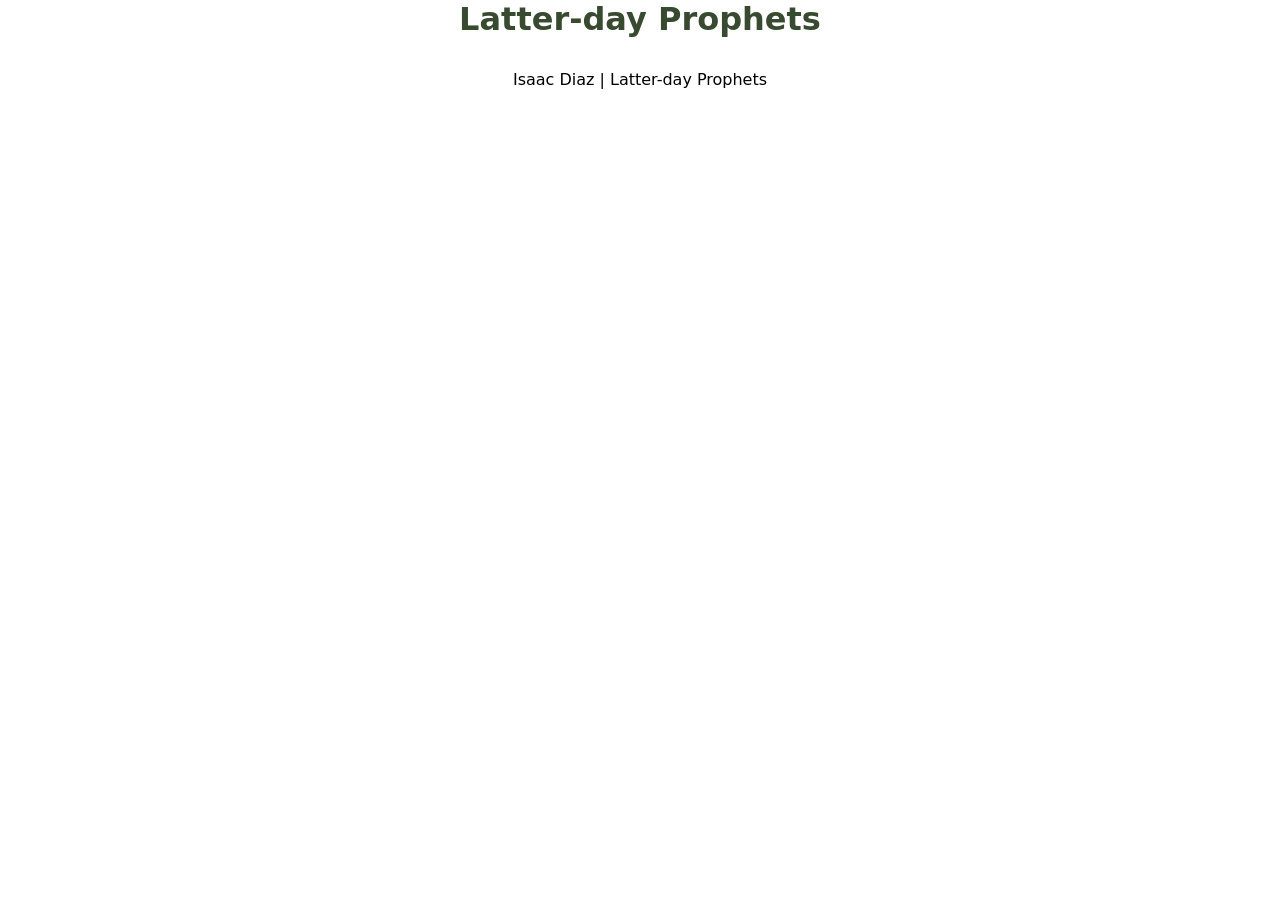
<file: prophets.html>
<!DOCTYPE html>
<html lang="en-US">
<head>
    <meta charset="UTF-8">
    <meta name="viewport" content="width=device-width, initial-scale=1.0">
    <meta name="description" content="A visualize of a API test">
    <meta name="Title" content="Isaac Diaz">
    <title>Latter-day Prophets</title>
    <link rel="stylesheet" href="styles/prophets.css">
    <script src="scripts/prophets.js" defer></script>
</head>
<body>
    <header>
    <h1>Latter-day Prophets</h1>
    </header>
    <main>
    <div id="cards"></div>
    </main>
    <footer>
    Isaac Diaz | Latter-day Prophets
    </footer>
</body>
</html>
</file>
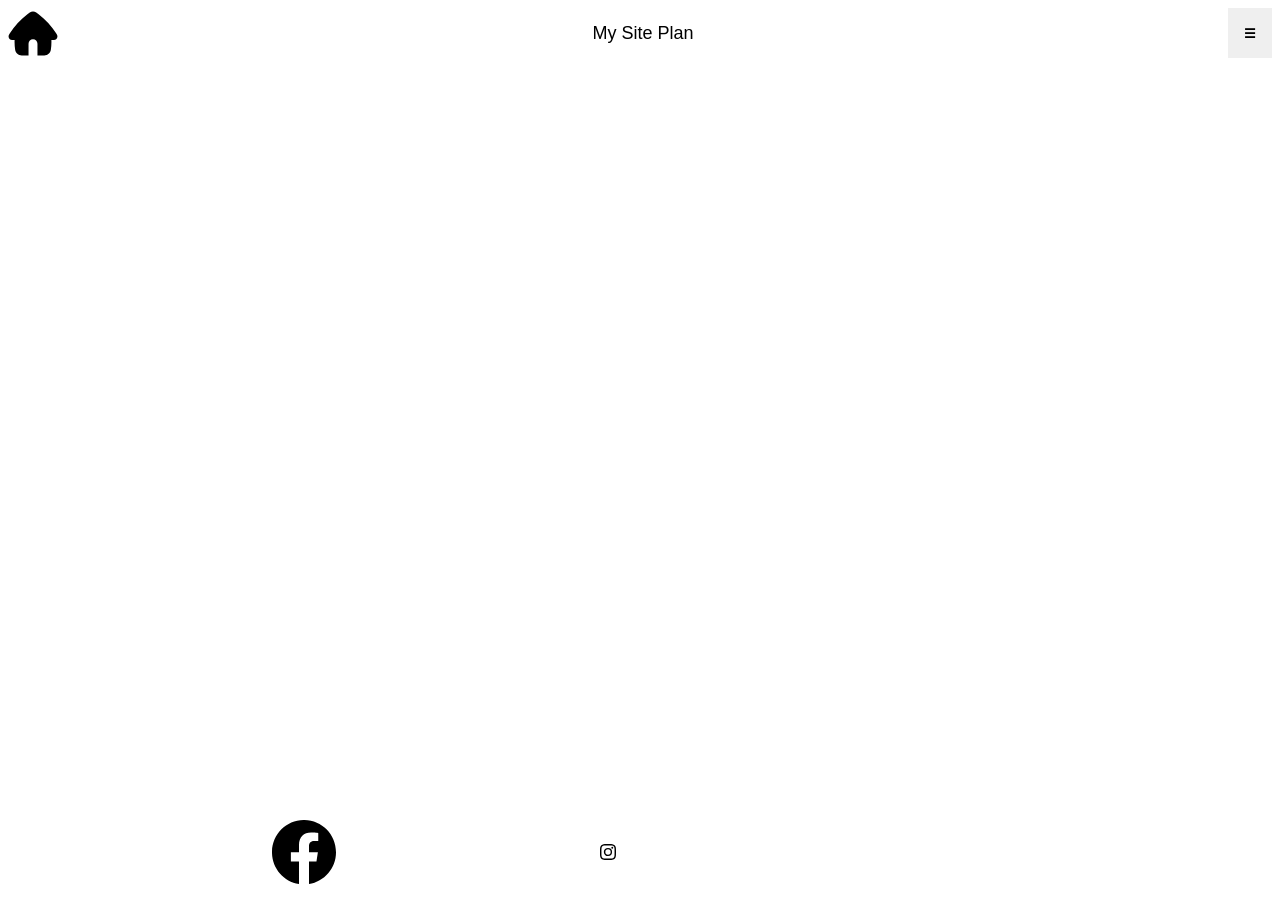
<file: site-navigation.html>
<!DOCTYPE html>
<html lang="en">
<head>
    <meta charset="UTF-8">
    <meta name="viewport" content="width=device-width, initial-scale=1.0">
    <title>Document</title>
    <link rel="stylesheet" href="styles/site-nav.css">
    <script src="scripts/site-nav.js" defer></script>
</head>
<body>
    <header>
        <img src="images/Home-2--Streamline-Flex.svg" alt="Site logo" height="50">
        <span>My Site Plan</span>
        <button id="nav-button" class="hamburger" aria-label="navigation"></button>
    </header>
     <nav id="nav-bar" class="navigation">
        <ul>
            <li class="current"><a href="#">News & Events</a></li>
            <li><a href="#">Dedicated Temples</a></li>
            <li><a href="#">Announced Temples</a></li>
        </ul>
    </nav>
    </nav>
    <main></main>
    <footer>
        <img src="images/facebook.svg" alt="Facebook site">
        <img src="images/instagram.svg" alt="Instagram site">
        <img src="images/twitter-x.svg" alt="x site">
    </footer>
</body>
</html>
</file>
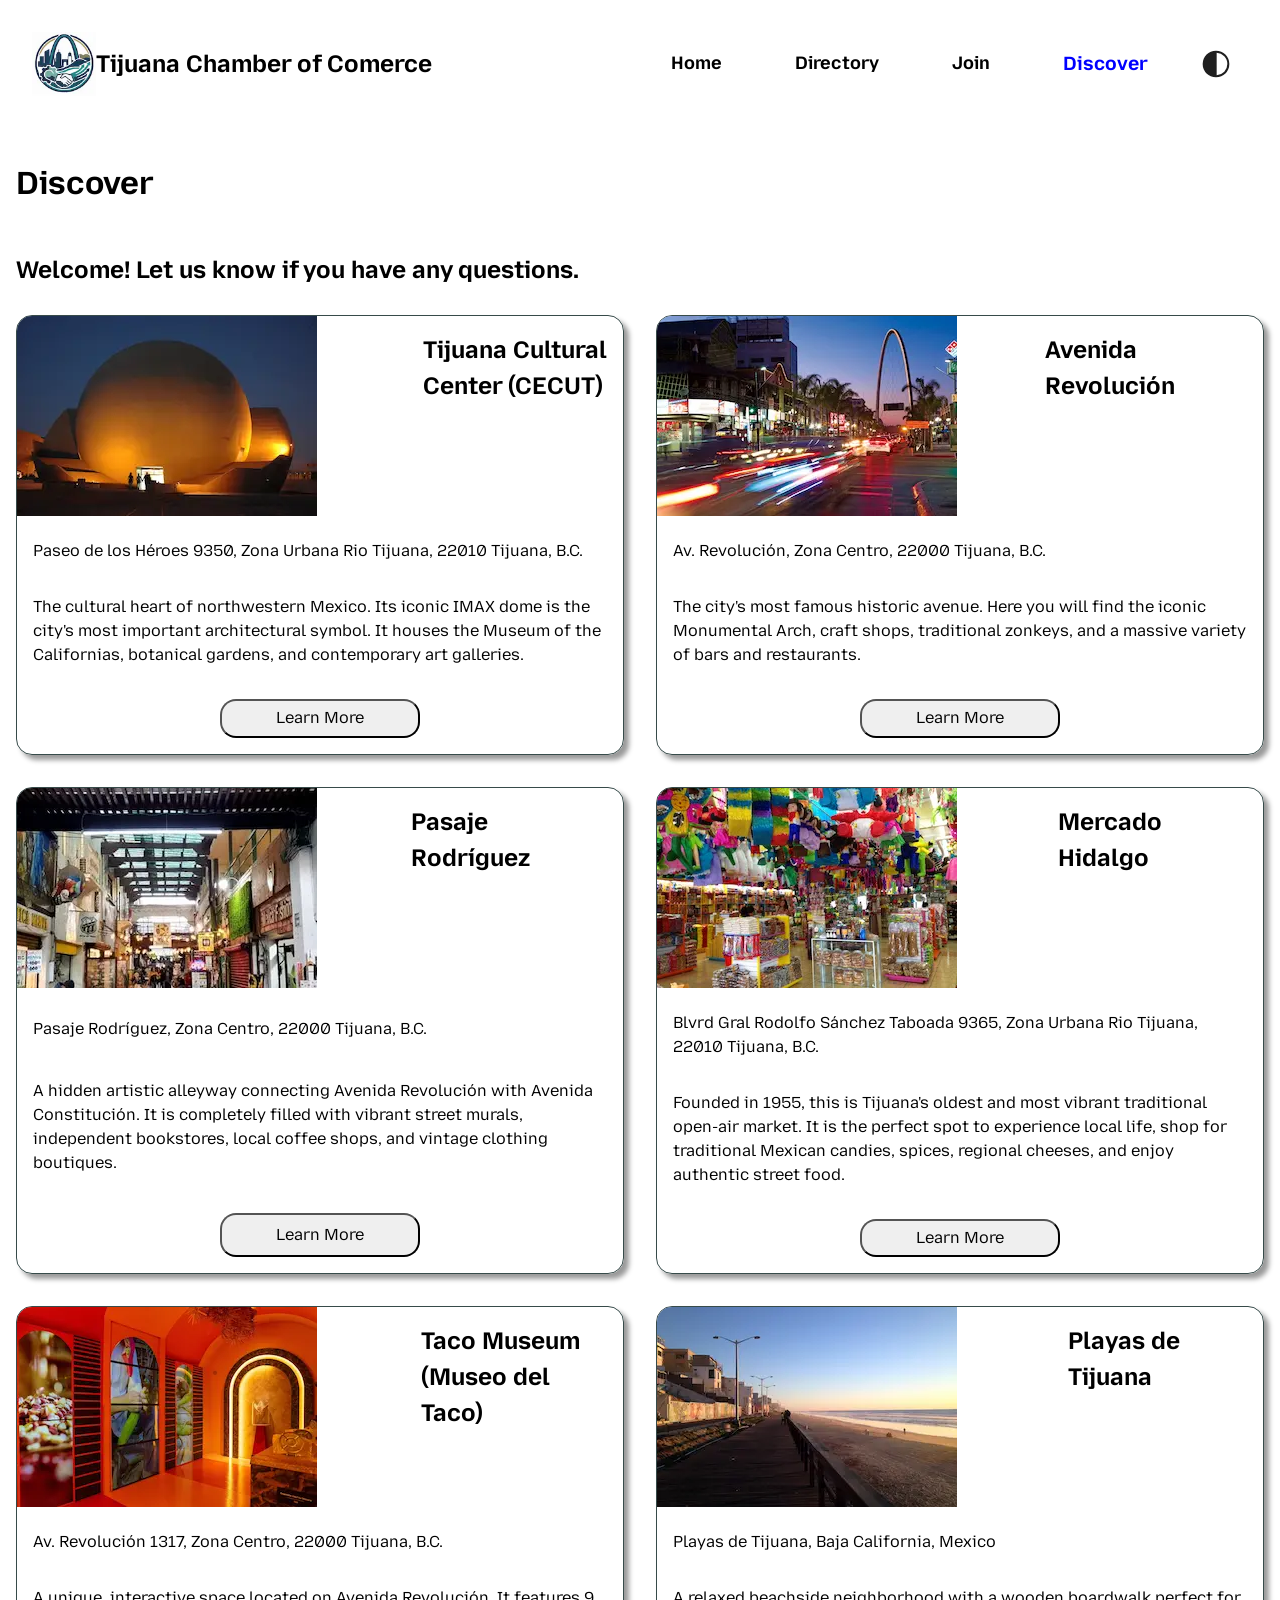
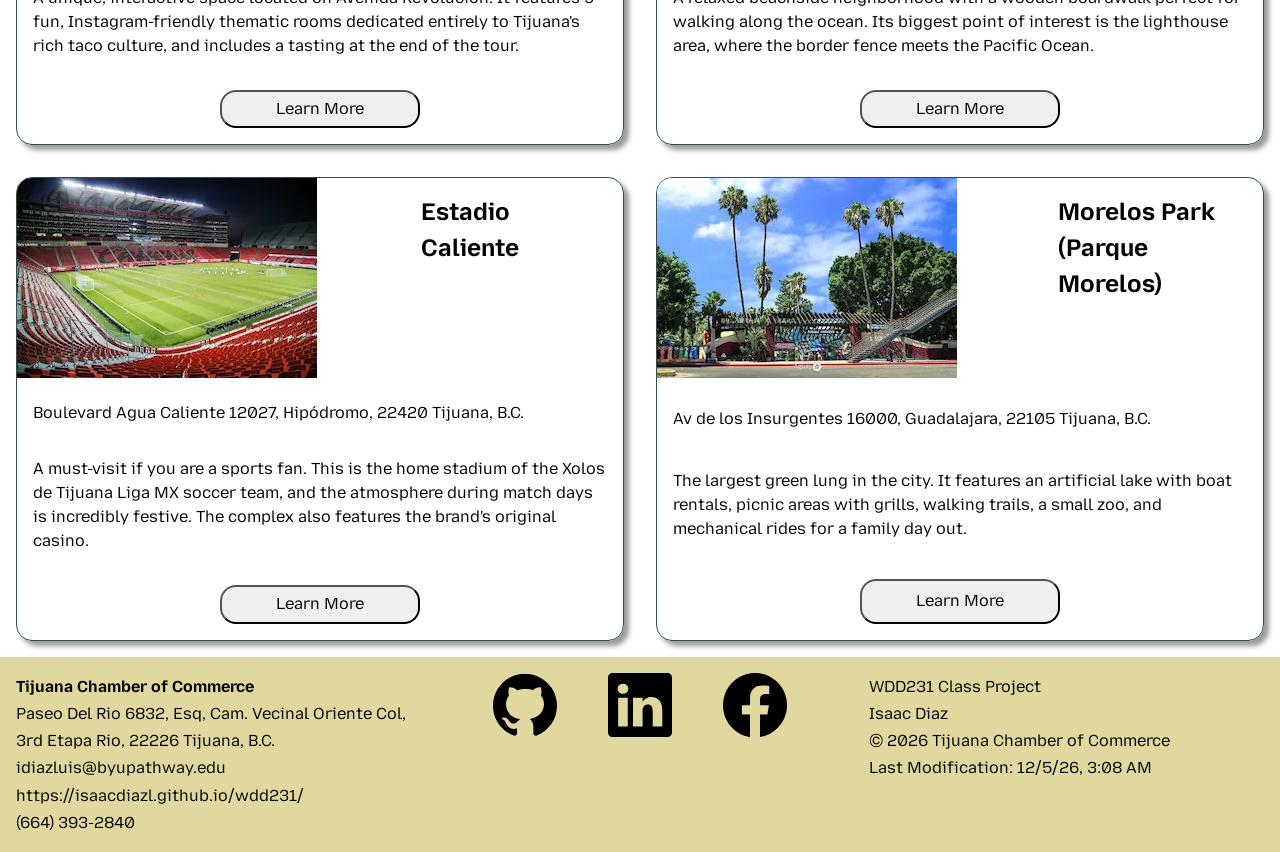
<file: chamber/discover.html>
<!DOCTYPE html>
<html lang="en-US">
<head>
    <meta charset="UTF-8">
    <meta name="viewport" content="width=device-width, initial-scale=1.0">
    <meta name="author" content="Isaac Diaz">
    <meta name="description" content="This a sample of a Chamber of Commerce website in Tijuana Mexico">
    <meta property="og:title" content="Chamber of Commerce">
    <meta property="og:description" content="Explore Chamber products and services and support for your home or business. Shop.">
    <meta property="og:image" content="https://isaacdiazl.github.io/wdd231/chamber/images/chamber-logo.webp">
    <meta property="og:url" content="https://isaacdiazl.github.io/wdd231/">
    <link rel="stylesheet" href="../styles/normalize.css">
    <link rel="stylesheet" href="styles/small.css">
    <link rel="stylesheet" href="styles/medium.css">
    <link rel="stylesheet" href="styles/large.css">
    <title>Chamber Of Commerce | Discover</title>
    <link rel="icon" href="images/favicon.ico">
    <script src="scripts/navigation.js" defer></script>
    <script src="scripts/lastmodified.js" defer></script>
    <script src="scripts/discover.js" type="module"></script>
    <link rel="preconnect" href="https://fonts.googleapis.com">
    <link rel="preconnect" href="https://fonts.gstatic.com" crossorigin>
    <link href="https://fonts.googleapis.com/css2?family=Mozilla+Text:wght@200..700&display=swap" rel="stylesheet">

</head>
<body>
    <header>
        <img src="images/chamber-logo.webp" alt="Sito Logo" width="64">
        <span>Tijuana Chamber of Comerce</span>
        <img src="images/contrast-icon.svg" alt="Dark mode" id="darkMode">
        <button id="hanButton"></button>        
        <nav class="navBar">
            <ul>
                <li><a href="index.html">Home</a></li>
                <li><a href="directory.html">Directory</a></li>
                <li><a href="join.html">Join</a></li>
                <li><a href="discover.html" id="linkcolor">Discover</a></li>
            </ul>
        </nav>
    </header>
    <main>
        <h1>Discover</h1>
        <h2 id="visitText"></h2>
       <div id="discovercards"></div>
    </main>
    <footer>
        <div>
            <p><strong>Tijuana Chamber of Commerce</strong></p>
            <p>Paseo Del Rio 6832, Esq, Cam. Vecinal Oriente Col, <br>
                 3rd Etapa Rio, 22226 Tijuana, B.C. <br>
                idiazluis@byupathway.edu <br>
                https://isaacdiazl.github.io/wdd231/ <br>
                (664) 393-2840</p>
        </div>
        <div class="social">
            <a href="https://github.com/IsaacDiazL">
                <img src="images/github-logo.svg" alt="Github site" loading="lazy"></a>
            <a href="https://www.linkedin.com/in/isaac-diaz-luis0949772/">
                <img src="images/linkedin.svg" alt="Linkedin site" loading="lazy"></a>
            <a href="https://www.facebook.com/isaac.diaz.775823">
                <img src="images/facebook.svg" alt="Facebook site" loading="lazy"></a>

        </div>
        <div>
            <p>WDD231 Class Project <br>
            Isaac Diaz <br>
            <span id="currentyear"></span> Tijuana Chamber of Commerce <br>
            Last Modification: <span id="lastModified"></span></p>
        </div>
    </footer>
    
</body>
</html>
</file>
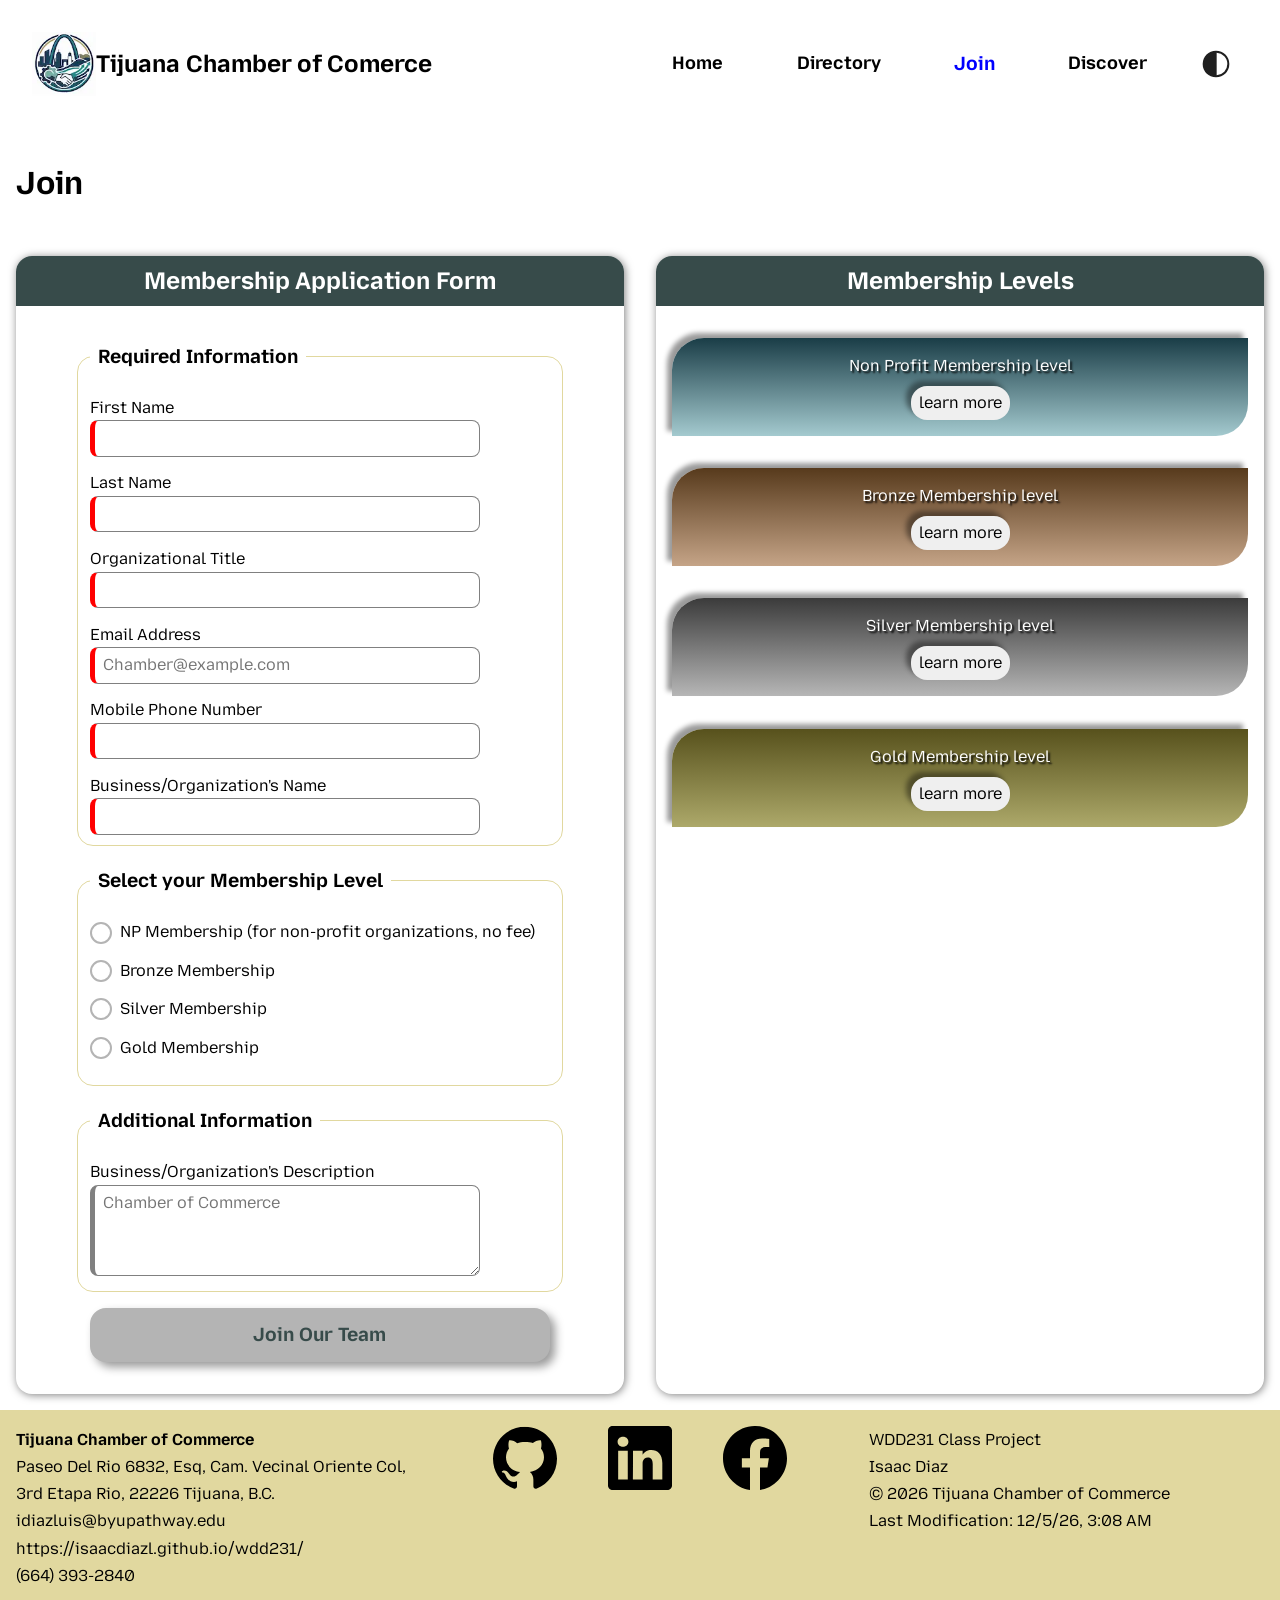
<file: chamber/join.html>
<!DOCTYPE html>
<html lang="en-US">
<head>
    <meta charset="UTF-8">
    <meta name="viewport" content="width=device-width, initial-scale=1.0">
    <meta name="author" content="Isaac Diaz">
    <meta name="description" content="This a sample of a Chamber of Commerce website in Tijuana Mexico">
    <meta property="og:title" content="Chamber of Commerce">
    <meta property="og:description" content="Explore Chamber products and services and support for your home or business. Shop.">
    <meta property="og:image" content="https://isaacdiazl.github.io/wdd231/chamber/images/chamber-logo.webp">
    <meta property="og:url" content="https://isaacdiazl.github.io/wdd231/">
    <link rel="stylesheet" href="../styles/normalize.css">
    <link rel="stylesheet" href="styles/small.css">
    <link rel="stylesheet" href="styles/large.css">
    <title>Chamber Of Commerce | Join</title>
    <link rel="icon" href="images/favicon.ico">
    <script src="scripts/navigation.js" defer></script>
    <script src="scripts/lastmodified.js" defer></script>
    <script src="scripts/levels.js" defer></script>
    <link rel="preconnect" href="https://fonts.googleapis.com">
    <link rel="preconnect" href="https://fonts.gstatic.com" crossorigin>
    <link href="https://fonts.googleapis.com/css2?family=Mozilla+Text:wght@200..700&display=swap" rel="stylesheet">

</head>
<body>
    <header>
        <img src="images/chamber-logo.webp" alt="Sito Logo" width="64">
        <span>Tijuana Chamber of Comerce</span>
        <img src="images/contrast-icon.svg" alt="Dark mode" id="darkMode">
        <button id="hanButton"></button>        
        <nav class="navBar">
            <ul>
                <li><a href="index.html">Home</a></li>
                <li><a href="directory.html">Directory</a></li>
                <li><a href="join.html" id="linkcolor">Join</a></li>
                <li><a href="discover.html">Discover</a></li>
            </ul>
        </nav>
    </header>
    <main>
        <h1>Join</h1>
        <div class="homegrid">
            <section>
                <h2>Membership Application Form</h2>
                <form action="thankyou.html" method="get">
                    <fieldset>
                        <legend>Required Information</legend>
                        <label for="fname">First Name</label>
                            <input type="text" name="fname" id="fname" autocomplete="given-name"
                            title="Must be your first name" required>
                        <label for="lname">Last Name</label>
                            <input type="text" name="lname" id="lname" autocomplete="family-name"
                            title="Must be your last name" required>
                        <label for="organization-title">Organizational Title</label>
                            <input 
                            type="text" id="organization-title" name="title" autocomplete="organization-title" 
                            pattern="[A-Za-z\s\-]{7,}"
                            title="Must be at least 7 characters long and contain only letters, spaces, or hyphens."
                            required>
                        <label for="email">Email Address</label>
                            <input type="email" name="email" id="email" title="Must be your email"
                            autocomplete="email" placeholder="Chamber@example.com" required>
                        <label for="phone">Mobile Phone Number</label>
                            <input type="tel" name="phone" id="phone" 
                            title="Must be your phone number and 10 characters" autocomplete="tel" required>
                        <label for="business">Business/Organization's Name</label>
                            <input type="text" name="business" id="business" autocomplete="organization"
                            title="Must be your organization's name" required>
                        </fieldset>
                        <fieldset class="radioedit">
                            <legend>Select your Membership Level</legend>

                            <label>
                                <input type="radio" name="membershipLevel" value="np" required>
                                NP Membership (for non-profit organizations, no fee)
                            </label>

                            <label>
                                <input type="radio" name="membershipLevel" value="bronze">
                                Bronze Membership
                            </label>

                            <label>
                                <input type="radio" name="membershipLevel" value="silver">
                                Silver Membership
                            </label>

                            <label>
                                <input type="radio" name="membershipLevel" value="gold">
                                Gold Membership
                            </label>
                            </fieldset>
                            <fieldset>
                                <legend>Additional Information</legend>
                                <label for="businessorg">Business/Organization's Description</label>
                                    <textarea name="businessorg" id="businessorg" rows="4"
                                    placeholder="Chamber of Commerce" 
                                    title="Describe your organization"></textarea>
                            </fieldset>
                            <input type="hidden" name="timestamp" id="timestamp">
                            <button type="submit" id="submit">Join Our Team</button>
                </form>
            </section>
            <section class="leveltitle">
                <h2>Membership Levels</h2>
                <div id="nonprofitcolor">Non Profit Membership level <br>
                    <button id="nonprofit">learn more</button>
                </div>
                <div id="bronzecolor">Bronze Membership level <br>
                    <button id="bronze">learn more</button>
                </div>
                <div id="silvercolor">Silver Membership level <br>
                    <button id="silver">learn more</button>
                </div>
                <div id="goldcolor">Gold Membership level <br>
                    <button id="gold">learn more</button>
                </div>
                <dialog id="dialogBox">
                    <div><button id="closeButton">❌</button></div>
                    <p>
                    </p>
                </dialog>
            </section>
        </div>
    </main>
    <footer>
        <div>
            <p><strong>Tijuana Chamber of Commerce</strong></p>
            <p>Paseo Del Rio 6832, Esq, Cam. Vecinal Oriente Col, <br>
                 3rd Etapa Rio, 22226 Tijuana, B.C. <br>
                idiazluis@byupathway.edu <br>
                https://isaacdiazl.github.io/wdd231/ <br>
                (664) 393-2840</p>
        </div>
        <div class="social">
            <a href="https://github.com/IsaacDiazL">
                <img src="images/github-logo.svg" alt="Github site" loading="lazy"></a>
            <a href="https://www.linkedin.com/in/isaac-diaz-luis0949772/">
                <img src="images/linkedin.svg" alt="Linkedin site" loading="lazy"></a>
            <a href="https://www.facebook.com/isaac.diaz.775823">
                <img src="images/facebook.svg" alt="Facebook site" loading="lazy"></a>

        </div>
        <div>
            <p>WDD231 Class Project <br>
            Isaac Diaz <br>
            <span id="currentyear"></span> Tijuana Chamber of Commerce <br>
            Last Modification: <span id="lastModified"></span></p>
        </div>
    </footer>
    
</body>
</html>
</file>
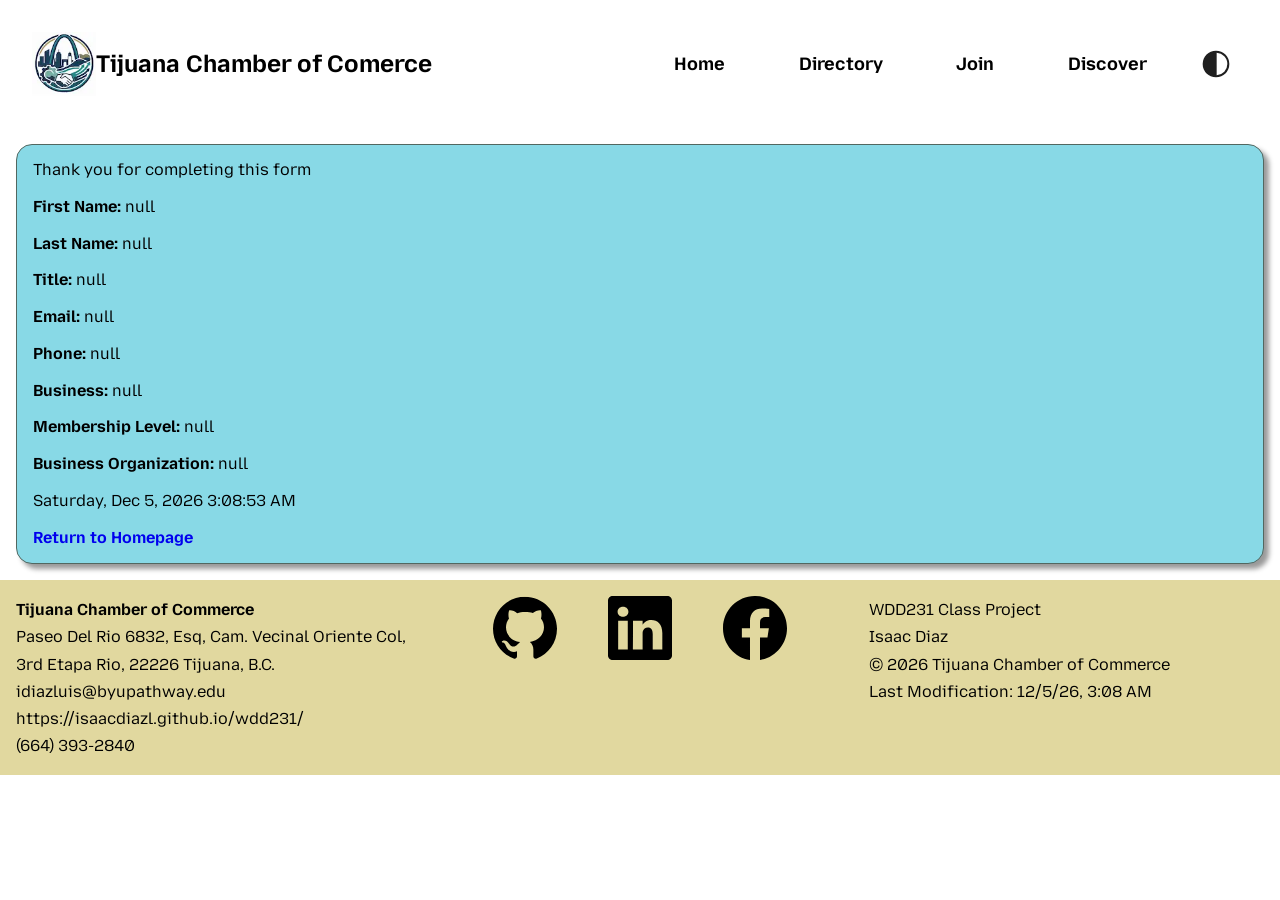
<file: chamber/thankyou.html>
<!DOCTYPE html>
<html lang="en-US">
<head>
    <meta charset="UTF-8">
    <meta name="viewport" content="width=device-width, initial-scale=1.0">
    <meta name="author" content="Isaac Diaz">
    <meta name="description" content="This a sample of a Chamber of Commerce website in Tijuana Mexico">
    <meta property="og:title" content="Chamber of Commerce">
    <meta property="og:description" content="Explore Chamber products and services and support for your home or business. Shop.">
    <meta property="og:image" content="https://isaacdiazl.github.io/wdd231/chamber/images/chamber-logo.webp">
    <meta property="og:url" content="https://isaacdiazl.github.io/wdd231/">
    <link rel="stylesheet" href="../styles/normalize.css">
    <link rel="stylesheet" href="styles/small.css">
    <link rel="stylesheet" href="styles/large.css">
    <title>Chamber Of Commerce | Join</title>
    <link rel="icon" href="images/favicon.ico">
    <script src="scripts/navigation.js" defer></script>
    <script src="scripts/lastmodified.js" defer></script>
    <script src="scripts/thankyou.js" defer></script>
    <link rel="preconnect" href="https://fonts.googleapis.com">
    <link rel="preconnect" href="https://fonts.gstatic.com" crossorigin>
    <link href="https://fonts.googleapis.com/css2?family=Mozilla+Text:wght@200..700&display=swap" rel="stylesheet">

</head>
<body>
    <header>
        <img src="images/chamber-logo.webp" alt="Sito Logo" width="64">
        <span>Tijuana Chamber of Comerce</span>
        <img src="images/contrast-icon.svg" alt="Dark mode" id="darkMode">
        <button id="hanButton"></button>        
        <nav class="navBar">
            <ul>
                <li><a href="index.html">Home</a></li>
                <li><a href="directory.html">Directory</a></li>
                <li><a href="join.html">Join</a></li>
                <li><a href="#">Discover</a></li>
            </ul>
        </nav>
    </header>
    <main>
       <section id="formdata"></section>
    </main>
    <footer>
        <div>
            <p><strong>Tijuana Chamber of Commerce</strong></p>
            <p>Paseo Del Rio 6832, Esq, Cam. Vecinal Oriente Col, <br>
                 3rd Etapa Rio, 22226 Tijuana, B.C. <br>
                idiazluis@byupathway.edu <br>
                https://isaacdiazl.github.io/wdd231/ <br>
                (664) 393-2840</p>
        </div>
        <div class="social">
            <a href="https://github.com/IsaacDiazL">
                <img src="images/github-logo.svg" alt="Github site" loading="lazy"></a>
            <a href="https://www.linkedin.com/in/isaac-diaz-luis0949772/">
                <img src="images/linkedin.svg" alt="Linkedin site" loading="lazy"></a>
            <a href="https://www.facebook.com/isaac.diaz.775823">
                <img src="images/facebook.svg" alt="Facebook site" loading="lazy"></a>

        </div>
        <div>
            <p>WDD231 Class Project <br>
            Isaac Diaz <br>
            <span id="currentyear"></span> Tijuana Chamber of Commerce <br>
            Last Modification: <span id="lastModified"></span></p>
        </div>
    </footer>
    
</body>
</html>
</file>
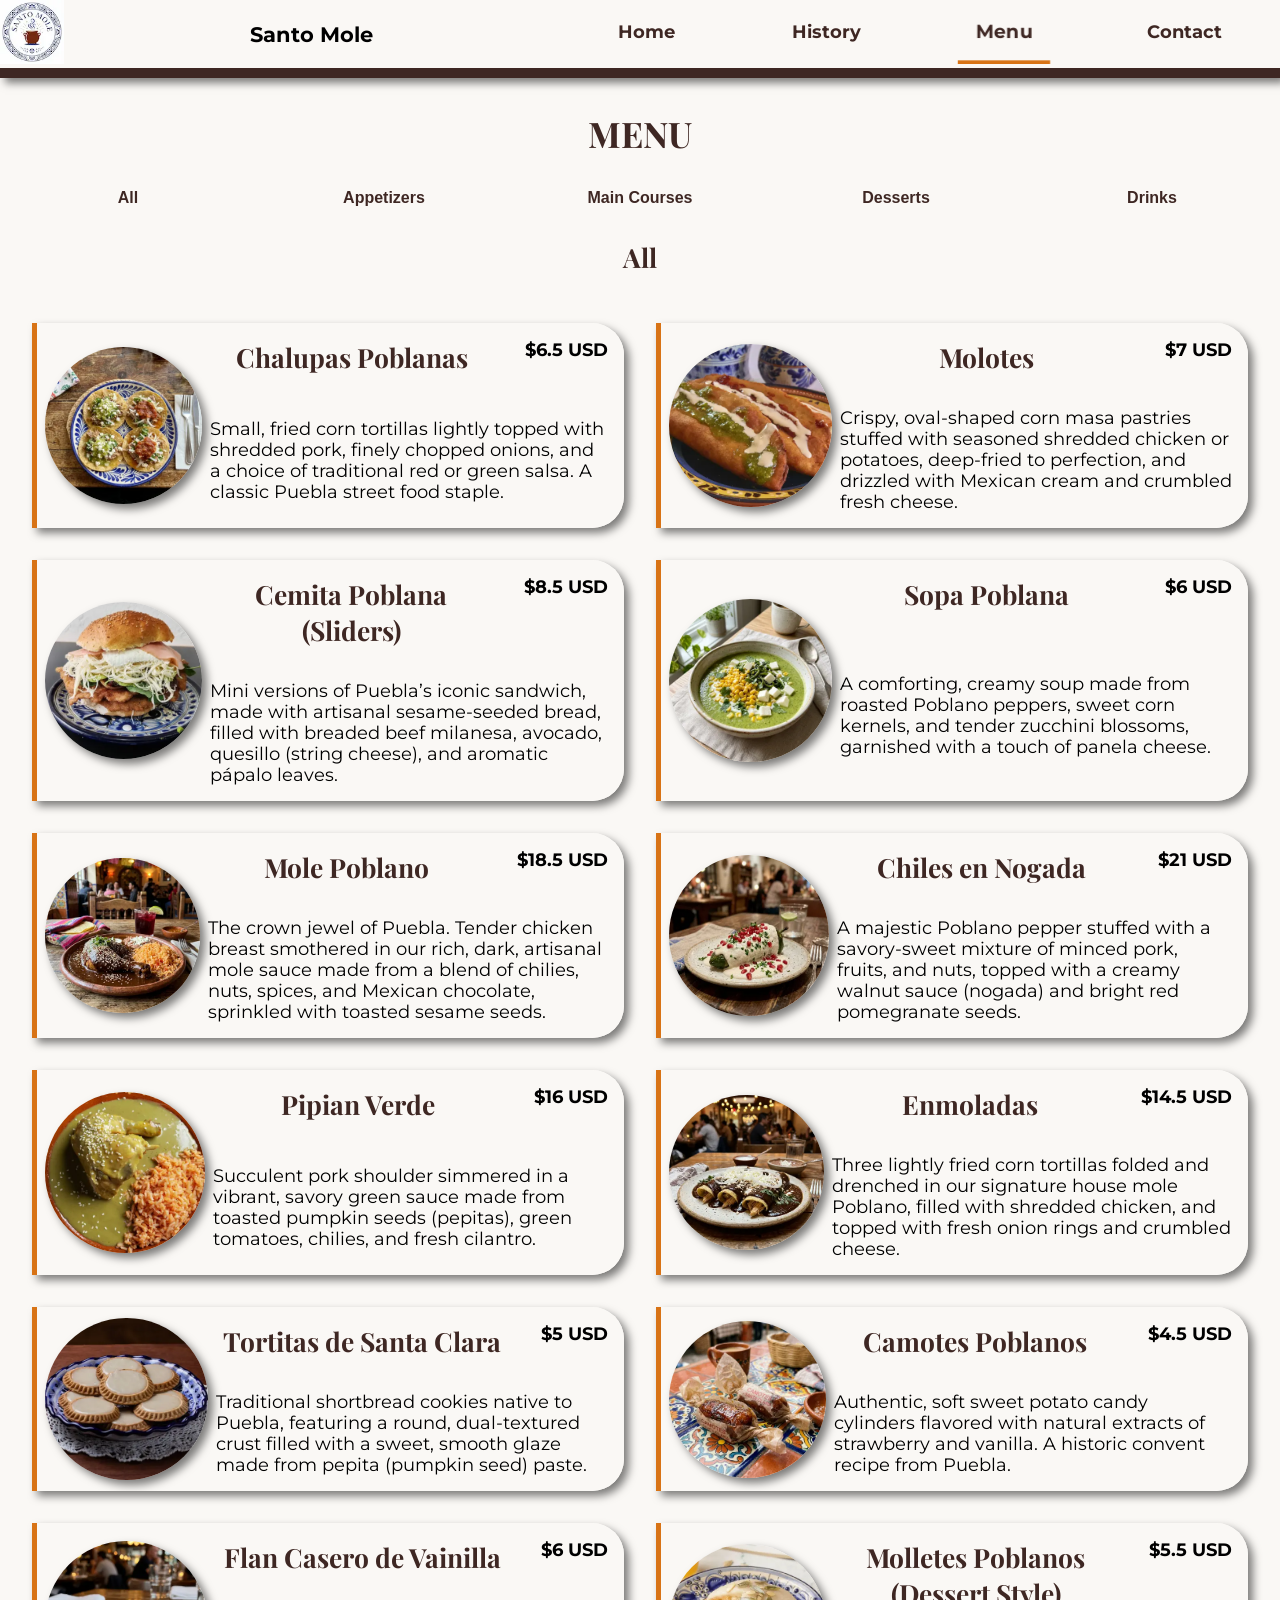
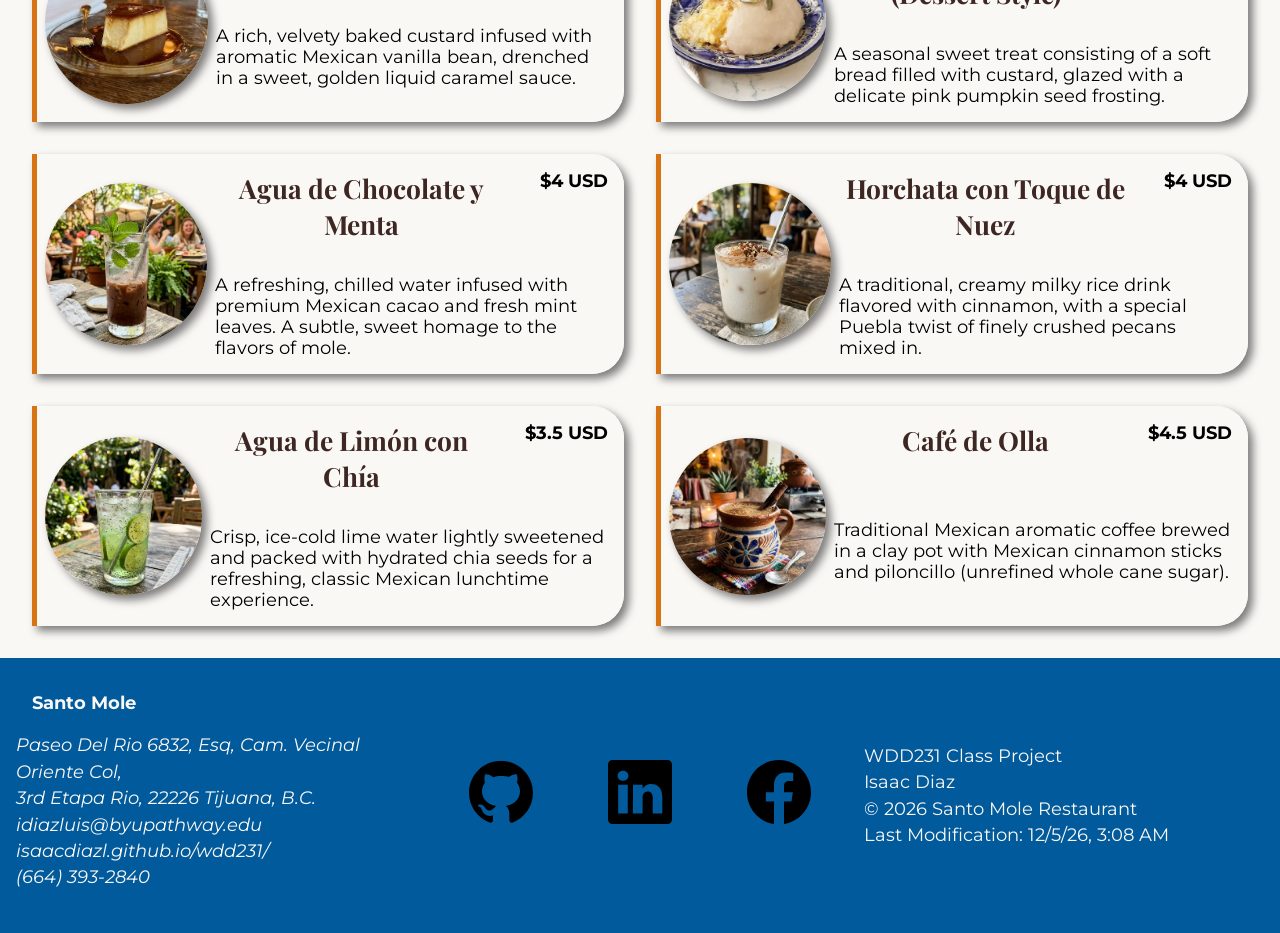
<file: finalproject/menu.html>
<!DOCTYPE html>
<html lang="en-US">
<head>
    <meta charset="UTF-8">
    <meta name="viewport" content="width=device-width, initial-scale=1.0">
    <meta name="description" content="hub for a regional Puebla cuisine restaurant by listing a 
        menu with a variety of Puebla traditional dishes along with a
        reservation form">
    <meta name="author" content="Isaac Diaz">
    <meta property="og:title" content="Santo Mole Restaurant">
    <meta property="og:description" content="Taste the divine flavors of Puebla! Join us at Santo Mole 
        and experience our legendary, handcrafted mole poblano and authentic local cravings. Your table is 
        ready—come share a heavenly meal with us today!">
    <meta property="og:image" content="https://isaacdiazl.github.io/wdd231/finalproject/images/mole-small.webp">
    <meta property="og:url" content="https://isaacdiazl.github.io/wdd231/finalproject/">
    <link rel="preconnect" href="https://fonts.googleapis.com">
    <link rel="preconnect" href="https://fonts.gstatic.com" crossorigin>
    <link href="https://fonts.googleapis.com/css2?family=Montserrat&family=Playfair+Display&display=swap" 
        rel="stylesheet">
    <link rel="icon" href="images/restaurant-favicon.ico">
    <link rel="stylesheet" href="styles/small.css">
    <link rel="stylesheet" href="styles/large.css">
    <script src="scripts/main.js" type="module"></script>
    <script src="scripts/menu.js" type="module"></script>
    <title>Santo Mole | Menu</title>

</head>
<body>
    <header>
        <a href="index.html"><img src="images/restaurant-logo.webp" alt="santo Mole Logo" width="64"></a>
        <span>Santo Mole</span>
        <button id="hanbutton"></button>
        <nav id="navbar">
            <ul id="navlinks">
                <li><a href="index.html">Home</a></li>
                <li><a href="#">History</a></li>
                <li><a href="menu.html" id="linkcolor">Menu</a></li>
                <li><a href="#">Contact</a></li>
            </ul>
        </nav>
    </header>
    <main>
        <h1>MENU</h1>
        <div class="menufilter">
            <button id="allbutton">All</button>
            <button id="appbutton">Appetizers</button>
            <button id="maibutton">Main Courses</button>
            <button id="desbutton">Desserts</button>
            <button id="dributton">Drinks</button>
        </div>
        <h2 id="menutitle"></h2>
        <section id="menusection">
        </section>
    </main>
    <footer>
        <div>
            <p><strong>Santo Mole</strong></p>
            <address>Paseo Del Rio 6832, Esq, Cam. Vecinal Oriente Col, <br>
                 3rd Etapa Rio, 22226 Tijuana, B.C. <br>
                idiazluis@byupathway.edu <br>
                isaacdiazl.github.io/wdd231/ <br>
                (664) 393-2840</address> <br>
        </div>
        <div class="social">
            <a href="https://github.com/IsaacDiazL" target="_blank">
                <img src="images/github-logo.svg" alt="Github site" loading="lazy"></a>
            <a href="https://www.linkedin.com/in/isaac-diaz-luis0949772/" target="_blank">
                <img src="images/linkedin.svg" alt="Linkedin site" loading="lazy"></a>
            <a href="https://www.facebook.com/isaac.diaz.775823" target="_blank">
                <img src="images/facebook.svg" alt="Facebook site" loading="lazy"></a>
        </div>
        <div>
            <p>WDD231 Class Project <br>
            Isaac Diaz <br>
            <span id="currentyear"></span> Santo Mole Restaurant <br>
            Last Modification: <span id="lastModified"></span></p>
        </div>
    </footer>
</body>
</html>
</file>
<file: styles/prophets.css>
*{
    margin: 0;
    padding: 0;
    box-sizing: border-box;
}
body {
    font-family: system-ui, -apple-system, BlinkMacSystemFont, 'Segoe UI', Roboto, Oxygen, Ubuntu, Cantarell, 'Open Sans', 'Helvetica Neue', sans-serif;
    text-align: center;
}
h1, h2 {
    color: #384B30;
}
#cards {
    display: grid;
    grid-template-columns: repeat(auto-fit, minmax(320px, 1fr));
    box-shadow: 0 0 10px rgba(0,0,0,0.7);
    margin: 1rem;
    background-color: #DFD4ED;
}
#cards section {
    margin: 0.5rem;
    background-color: #AFE3C0;
    padding: 1rem;
    border: 1px solid #688B58;
}
#cards section img {
    width: 80%;
    margin: 1rem;
    height: auto;
    box-shadow: 5px 5px 8px rgba(0,0,0,0.7);
}
</file>
<file: styles/site-nav.css>
header {
  display: grid;
  grid-template-columns: 50px auto 44px;
  font-size: large;
  font-family: 'Franklin Gothic Medium', 'Arial Narrow', Arial, sans-serif;
  text-align: center;
  align-items: center;
}
header button {
    height: 100%;
    border: none;
    font-weight: 700;
}
button:hover{
    background-color: bisque;
}

nav {
    text-align: center;
}
nav ul li a {
    text-decoration: none;
    font-size: medium;
    font-family: 'Franklin Gothic Medium', 'Arial Narrow', Arial, sans-serif;
}
a:hover{
    color: yellowgreen;
}

footer {
    position: absolute;
    width: 90%;
    bottom: 1rem;
    display: flex;
    justify-content: space-evenly;
}

.hamburger::before {
  content: "\2630";
}
.hamburger.show::before {
  content: "\00D7";
}

.navigation {
  display: none;
}
.navigation.show {
  display: block;
}
.navigation ul {display: flex;}
</file>
<file: chamber/styles/small.css>
* {
    padding: 0;
    margin: 0;
    font-family: "Mozilla Text", sans-serif;
    font-optical-sizing: auto;
    font-style: normal;
    --primary-color: #374B4A;
    --secondary-color: #E1D89F;
    --text-shadow: 2px 2px 2px black;
}

/*Header and Nav*/
header {
    display: grid;
    grid-template-columns:64px auto 50px 50px;
    font-weight: 700;
    padding: 2rem 0;
}
header img {
    width: 100%;
    max-width: 64px;
}
Header span {
    font-size: 1.5rem;
    align-self: center;
}
#darkMode {
    width: 32px;
    align-self: center;
    justify-self: center;
}
#hanButton {
    border: none;
    background-color: transparent;
    transform: rotate(0deg);
    animation: rotate-90-left 0.4s cubic-bezier(0.250, 0.460, 0.450, 0.940) both;
}
#hanButton::before {
    content: '\2261';
    font-size: 3rem;
}
#hanButton.show {
    animation: rotate-90-right 0.3s cubic-bezier(0.250, 0.460, 0.450, 0.940) both;
}
.navBar {
    display: none;
    grid-column: 1/5;
}
.navBar ul {
    list-style-type: none;
    text-align: center;
    transition: all 1s;
}
.navBar ul li {
    padding: 0.6rem;
    background-color: var(--primary-color);
    transition: all  0.3s ;
}
.navBar ul li:hover {
    background-color: #526760;
}
.navBar ul li a {
    text-decoration: none;
    color: white;
    font-weight: 700;
    text-shadow: var(--text-shadow);
}
.navBar.show {
    display: block;
    height: auto;
    animation: scale-up-top 0.3s cubic-bezier(0.250, 0.460, 0.450, 0.940) both; 
}
#linkcolor {
    color: #E1D89F;
    font-size: 1.2rem;
}
/*Main*/
.hero {
    position: relative;
}
.hero picture img {
    width: 100%;
}
.hero div {
    position: absolute;
    bottom: 10%;
    right: 0;
    background-color: rgba(0, 0, 0, 0.6);
    width: 40%;
    padding: 1rem;
    border-left: 10px solid var(--secondary-color);
    backdrop-filter: blur(3px);
}
.hero div:hover {
    background-color: rgba(0, 0, 0, 0.7);
    font-weight: 700;

}
.hero div a {
    color: white;
    text-decoration: none;
    font-size: 24px;
}
.hero div a::before {
    content: '\27A0';
}
h1, h2 {
    padding: 1rem;
}
.homegrid section {
    margin: 1rem;
    box-shadow: 1px 1px 8px rgba(0, 0, 0, 0.5);
    border-radius: 1rem;
    overflow: hidden;
}
.homegrid h2 {
    padding: 0.7rem;
    text-align: center;
    background-color: #374B4A;
    color: white;
}
.weathersect {
    display: grid;
    grid-template-columns: 1fr 1fr;
}
.weathersect h2 {
    grid-column: 1/3;
}
.weathersect, .forecastsect {
    background-image: url('../images/weatherimage.webp');
    background-size: cover;
    background-position: top;
}
#imgweather, #currentweather span {
    background-color: rgba(0, 0, 0, 0.4);
    border-radius: 1rem;
    margin: 0.5rem;
    justify-self: center;
    backdrop-filter: blur(5px);
}
#currentweather{
    display: flex;
    flex-wrap: wrap;
}
#currentweather span {
    width: 100px;
    padding: 1rem;
    text-align: center;
    color: white;
    text-shadow: var(--text-shadow);
}
#foreweather span {
    display: block;
    font-size: 2rem;
    margin: 1rem;
    padding: 1rem;
    background-color: rgba(0, 0, 0, 0.4);
    border-radius: 1rem;
    color: white;
    text-shadow: var(--text-shadow);
    backdrop-filter: blur(3px);
}
#viewlist {
    display: flex;
    padding: 1rem;
    justify-content: end;
}
#viewlist span button {
    font-size: 1.5rem;
    background-color: transparent;
    color: var(--primary-color);
    border: 2px solid var(--primary-color);
    font-weight: 700;
    width: 40px;
}
#gridview {
    border-radius: 10px 0 0 10px;
}
#listview {
    border-radius: 0 10px 10px 0;
}
#viewlist span button:hover {
    background-color: var(--primary-color);
    color: white;

}
/* GRID view on page*/
.gridview {
    display: grid;
    grid-template-columns: repeat(auto-fit, minmax(320px, 1fr));
}
.gridview section {
    display: grid;
    border-radius: 0.5rem;
    margin: 1rem;
    padding: 1rem;
    line-height: 1.5;
    box-shadow: 3px 3px 5px rgba(0, 0, 0, 0.4);

}
section .cardtop {
    padding: 5px;
    text-align: center;
    background-image: linear-gradient(to right, white, #E1D89F);
    align-content: center;
    border-radius: 0 3rem 3rem 0;
}
section .cardimg {
    padding: 1rem;
    text-align: center;
}
section .cardimg img {
    width: 200px;
}
/* LIST view on page*/
.listview {
    display: block;
}
.listview section {
    display: grid;
    grid-template-columns: 1fr 1fr;
    padding: 1rem;
}
.listview section:nth-child(even) {
    background-color: var(--secondary-color);
}
.listview .cardimg {
    display: none;
}
.listview .cardtop {
    grid-column: 1/2;
    text-align: left;
    padding: 1rem;
    background-image: none;
}
.listview .cardinfo {
    grid-column: 2/3;
}
.listview .sectorComp {
    display: none;
}
.listview .phoneComp {
    display: none;
}
.listview .addressComp {
    display: none;
}
/*form*/
form {
    padding: 1rem;

}
form fieldset, form button {
    border-radius: 1rem;
    margin: 1rem auto;
    width: 80%;
    border: 1px solid var(--secondary-color);
}
form legend {
    padding: 0.5rem;
    font-size: 1.2rem;
    font-weight: 700;
}
form label {
    display: block;
    margin-top: 1.1rem;
    margin-bottom: 0.2rem;
}
form button {
    display: block;
    padding: 1rem;
    justify-self: center;
    background-color: #b4b4b4;
    color: var(--primary-color);
    border: none;
    box-shadow: 5px 5px 10px rgba(0, 0, 0, 0.4);
    font-size: 1.2rem;
    font-weight: 700;
    transition: all 0.3s ease;
    cursor: pointer;
}
form button:hover {
    background-color: #0066cc;
    color: #88D9E6;
}
form input, textarea {
    padding: 0.5rem;
    border: 1px solid gray;
    color: var(--primary-color);
    border-radius: 0.5rem;
    border-left: 5px solid gray;
    width: 80%;
}
form input:required {
    border-left: 5px solid red;
}
form input:required:valid {
    border-left: 5px solid green;
}
.radioedit input[type="radio"]{
    display: none;
}
.radioedit label {
    align-items: center;
    position: relative;
    padding-left: 30px;
    margin: 1rem 0;
    cursor: pointer;
    user-select: none;
    line-height: 1.4;
}
.radioedit label::before {
    content: "";
    position: absolute;
    left: 0;
    top: 50%;
    transform: translateY(-50%);
    width: 18px;
    height: 18px;
    border: 2px solid #b4b4b4;
    border-radius: 50%;
    transition: all 0.2s ease;
}
.radioedit label::after {
    content: "";
    position: absolute;
    left: 4px;
    top: 50%;
    transform: translateY(-50%) scale(0);
    width: 12px;
    height: 12px;
    border-radius: 50%;
    background-color: green;
    transition: transform 0.2s cubic-bezier(0.175, 0.885, 0.32, 1.275);
}
.radioedit label:hover::before {
    border-color: #0066cc;
}
.radioedit label:has(input[type="radio"]:checked)::before {
    border-color: green;
}
.radioedit label:has(input[type="radio"]:checked)::after {
    transform: translateY(-50%) scale(1);
}
.leveltitle {
    grid-column: 2/4;
}
.leveltitle > div {
    text-align: center;
    padding: 1rem;
    margin: 2rem 1rem;
    line-height: 1.5;
    border-radius: 2rem 0;
    color: white;
    text-shadow: var(--text-shadow);
    box-shadow: -5px -5px 5px rgba(0, 0, 0, 0.4);

    animation: scale-up-top 3s cubic-bezier(0.390, 0.575, 0.565, 1.000) both;
}
.leveltitle > div button {
    padding: 0.5rem;
    margin-top: 0.5rem;
    border-radius: 1rem;
    border: none;
    border-color: gray;
    box-shadow: -5px -5px 5px rgba(0, 0, 0, 0.4);
    cursor: pointer;
    transition: all 0.5s ease;
}
.leveltitle > div button:hover {
    transform: scale(1.1);
    background-color: #E1D89F;
}
#nonprofitcolor {
    background-image: linear-gradient(rgb(26, 61, 71), rgb(164, 202, 207));
}
#bronzecolor {
    background-image: linear-gradient(rgb(87, 58, 28), rgb(197, 164, 135));
}
#silvercolor {
    background-image: linear-gradient(rgb(59, 59, 59), rgb(182, 182, 182));
}
#goldcolor {
    background-image: linear-gradient(rgb(87, 81, 28), rgb(173, 169, 106));
}
#dialogBox {
    justify-self: center;
    align-self: center;
    background-color: #E1D89F;
    border: none;
    border-radius: 1rem;
    box-shadow: 5px 5px 5px rgba(0, 0, 0, 0.4);
    animation: dialogpop 0.4s cubic-bezier(0.390, 0.575, 0.565, 1.000) both;
}
#dialogBox::backdrop{
        background: rgba(0, 0, 0, 0.4);
    }
#dialogBox p {
    text-align: left;
    padding: 1rem;
    line-height: 1.5;
}
#dialogBox div {
    margin: 0;
    padding: 0 1rem;
    text-align: end;
    position: sticky;
    top: 10px;
    box-shadow: none;
}
#closeButton {
    border: none;
    border-radius: 1rem;
    padding: 1rem;
    transition: all 0.3s ease;
}
#closeButton:hover {
    transform: scale(1.1);
    box-shadow: 5px 5px 5px rgba(0, 0, 0, 0.4);
}
#formdata {
    padding: 1rem;
    margin: 1rem;
    justify-self: center ;
    background-color: #88D9E6;
    border: 1px solid #526760;
    border-radius: 1rem;
    box-shadow: 5px 5px 5px rgba(0, 0, 0, 0.4);
    animation: scale-up-top 1s ease-in-out;
}
#formdata a {
    text-decoration: none;
    font-weight: 700;
}
#formdata a:hover {
    color: red;
}
.discoverSection {
    margin: 1rem;
    border: 1px solid var(--primary-color);
    border-radius: 1rem;
    overflow: hidden;
    box-shadow: 5px 5px 5px rgba(0, 0, 0, 0.4);
    line-height: 1.5;

    display: grid;
    grid-template-areas: 
    "image"
    "name"
    "address"
    "description"
    "button";
}
.discoverSection figure {
    grid-area: image;
}
.discoverSection h2 {
    padding: 1rem;
    grid-area: name;
}
.discoverSection address {
    padding: 1rem;
    grid-area: address;
}
.discoverSection p {
    padding: 1rem;
    grid-area: description;
}
.discoverSection button {
    margin: 1rem;
    padding: 0.5rem;
    width: 200px;
    border-radius: 1rem;
    grid-area: button;
    justify-self: center;
}
@keyframes dialogpop {
  0% {
    transform: scaleY(0.4);
  }
  100% {
    transform: scaleY(1);
  }
}
@keyframes scale-up-top {
  0% {
    transform: scaleY(0.4);
    transform-origin: 100% 0%;
  }
  100% {
    transform: scaleY(1);
    transform-origin: 100% 0%;
  }
}
@keyframes scale-up-bottom {
  0% {
    transform: scaleY(1);
    transform-origin: 100% 0%;
  }
  100% {
    transform: scaleY(0.4);
    transform-origin: 100% 0%;
  }
}
@keyframes rotate-90-right {
  0% {
    transform: rotate(0);
  }
  100% {
    transform: rotate(90deg);
  }
}
@keyframes rotate-90-left {
  0% {
    transform: rotate(90deg);
  }
  100% {
    transform: rotate(0deg);
  }
}
/*Footer*/
footer {
    background-color: var(--secondary-color);
}
footer div {
    padding: 1rem;
    line-height: 1.7;
}
.social {
    display: flex;
    justify-content: space-evenly;
}
.social img {
    overflow: visible;
}
.social img:hover {
    background-color: #88D9E6;
    border-radius: 50%;
}
</file>
<file: chamber/styles/medium.css>
@media screen and (min-width: 40rem){
    /*Main*/
    .discoverSection {
    display: grid;
    grid-template-areas: 
    "image name"
    "image address"
    "image description"
    "image button"
    ;
    }
    .discoverSection figure {
        width: 300px;
        
    }

}
</file>
<file: chamber/styles/large.css>
@media screen and (min-width: 64rem){
    /*Header*/
    header {
        grid-template-columns: 64px auto auto 64px;
        padding: 2rem;
    }
    #hanButton {
        display: none;
    }
    #darkMode {
        grid-column: 4/5;
    }
    .navBar {
        display: block;
        grid-column: 3/4;
        grid-row: 1/2;
        align-content: center;
    }
    .navBar ul {
        display: flex;
        justify-content: space-around;
    }
    .navBar ul li {
        background-color: transparent;
    }
    .navBar ul li:hover {
    background-color: transparent;
    }
    .navBar ul li a{
        color: black;
        text-shadow: none;
        font-size: 18px;
        padding: 0.1rem;
    }
    .navBar ul li a:hover {
        color: #208897;
        border-bottom: 3px solid #208897;
    }
    #linkcolor {
    color: blue;
}
    /*Main*/
    .hero div a {
        font-size: 2.2rem;
    }
    .homegrid {
        display: grid;
        grid-template-columns: 50% 1fr 1fr;
    }
    .listview section {
        grid-template-columns: 1fr 1fr 1fr;
        line-height: 1.5;
    }
    .listview .cardinfo {
        grid-row: 1/2;
    }
    .listview .addressComp {
        display: block;
    }
    .listview .phoneComp {
        display: block;
    }
    .listview .cardimg {
        display: block;
        grid-column: 3/4;
    }
    .listview .cardimg img {
        width: 150px;
    }
    .spotsect {
        grid-column: 1/4;
    }
    #discovercards {
        display: grid;
        grid-template-columns: 1fr 1fr;
    }
    .discoverSection {
        display: grid;
        grid-template-areas: 
        "image name"
        "address address"
        "description description"
        "button button"
    ;
    }
    .discoverImg {
        transition: all 0.5s ease;
    }
    .discoverImg:hover {
        transform: rotate(5deg);
        transform-origin: 0% 0%;
        box-shadow: 5px 5px 5px rgba(0, 0, 0, 0.4);
        border-radius: 1rem 0;
    }
    /*Footer*/
    footer {
        display: grid;
        grid-template-columns: 1fr 1fr 1fr;
    }

    @keyframes jello-animation {
         0% {
            transform: scale3d(1, 1, 1);
        }
        30% {
            transform: scale3d(0.75, 1.25, 1);
        }
        40% {
            transform: scale3d(1.25, 0.75, 1);
        }
        50% {
            transform: scale3d(0.85, 1.15, 1);
        }
        65% {
            transform: scale3d(1.05, 0.95, 1);
        }
        75% {
            transform: scale3d(0.95, 1.05, 1);
        }
        100% {
            transform: scale3d(1, 1, 1);
        }
    }
}
</file>
<file: finalproject/styles/small.css>
:root{
    --primary-color: #3E2723;
    --secondary-color: #d87315;
    --cta-buttons: #ffe600;
    --footer-links: #005A9C;
    --background: #FAF8F5;
    --heading-font: "Playfair Display", serif;
    --general-font: "Montserrat", sans-serif;
    --box-shadow: 5px 5px 8px rgba(0, 0, 0, 0.5);
    --text-shadow: 3px 3px 2px black;
    --slide-animation: slide-right;
    --fade-animation: fade-in-top;
    --button-animation: heartbeat;
}
* {
    padding: 0;
    margin: 0;
    box-sizing: border-box;
}
body {
    background-color: var(--background);
    font-family: var(--general-font);
    font-optical-sizing: auto;
    font-weight: 400;
    font-style: normal;
    font-size: 1.1rem;
}
h1,h2,h3,h4,h5,h6 {
    font-family: var(--heading-font);
    font-optical-sizing: auto;
    font-weight: 700;
    font-style: normal;
    color: var(--primary-color);
    text-align: center;
    padding: 1rem;
    animation: var(--slide-animation) 1s cubic-bezier(0.165, 0.84, 0.44, 1) 0.5s both;
}
p, span {
    padding: 1rem;
    animation: var(--slide-animation) 1s cubic-bezier(0.165, 0.84, 0.44, 1) 0.7s both;
}
img {
    animation:  var(--slide-animation) 1s cubic-bezier(0.165, 0.84, 0.44, 1) both;
}
a {
    text-decoration: none;
    font-weight: 700;
}
a:hover {
    color:  var(--secondary-color);
}
/*HEADER*/
header {
    display: grid;
    grid-template-columns: 64px auto 64px;
    align-items: center;
    background-color: var(--background);
    border-bottom: 10px solid var(--primary-color);
    box-shadow: var(--box-shadow);
    animation: var(--fade-animation) 1s ease-in both;
    overflow: hidden;
}
header img {
    width: 100%;
    animation: var(--slide-animation) 1s ease both;
}
header span {
    font-size: 1.3rem;
    font-weight: 700;
    text-align: center;
}
header div {
    height: 100%;
}
/*Menu Button*/
#hanbutton {
    display: block;
    height: 100%;
    width: 100%;
    font-size: 2rem;
    background-color: transparent;
    border: none;
    transform: rotate(0);
    transition: all 0.4s ease;
}
#hanbutton::before {
    content: '\2630';
}
#hanbutton.show {
    transform: rotate(90deg);
}
/*Navigation Menu*/
#navbar {
    grid-column: 1/4;
    height: 0;
    transform: scaleY(0);
    transform-origin: 100% 0;
    transition: all 0.4s ease;
    overflow: hidden;
}
#navbar.show {
    height: 200px;
    font-size: 1rem;
    transform: scaleY(1);
}
#navlinks {
    list-style-type: none;
}
#navlinks li {
    background-color: var(--primary-color);
}
#navlinks li a {
    display: flex;
    padding: 1rem;
    justify-content: center;
    align-items: center;
    color: var(--background);
}
#navlinks li a:active{
    background-color: var(--secondary-color);
}
#linkcolor {
    transform: scale(1.1);
    backdrop-filter: invert(20%);
}
/*Main*/
main {
    margin: 1rem 0;
    animation: var(--fade-animation) 0.8s ease-in both;
}
    /*Hero Div*/
.hero {
    background-color: var(--secondary-color);
    text-align: center;
    color: var(--background);
    padding-bottom: 1rem;
}
.hero picture img {
    width: 100%;
}
.hero h1 {
    transform: translateX(-1000px);
    display: inline-block;
    background-color: var(--background);
    border-radius: 3rem 0;
    
}
.hero p {
    transform: translateX(-1000px);
    font-size: 1.2rem;
}
.hero a {
    display: block;
    justify-self: center;
    padding: 1rem;
    margin: 1rem;
    color: var(--cta-buttons);
    font-size: 1.1rem;
    font-weight: 700;
    background-color: var(--primary-color);
    border-radius: 1rem;
    border: 5px solid var(--cta-buttons);
    animation: var(--button-animation) 2s ease-in-out infinite both;
}
/*Section*/
section {
    margin: 1rem;
}
    /*Our History Section*/
#ourhistory img{
    width: 100%;
    border-radius: 1rem 1rem 0 0;
}
#ourhistory p {
    border: var(--primary-color) solid 2px;
    border-radius: 0 0 1rem 1rem;
    line-height: 2;
}

/*Menu section*/ 
#menusection section, #ourmenu section {
    border-left:  10px solid var(--secondary-color);
    box-shadow: var(--box-shadow);
    border-radius: 0 2rem 2rem 0;
    overflow: hidden;
    display: grid;
}
#menusection img, #ourmenu img {
    width: 100%;
}
.menufilter button {
    background-color: var(--primary-color);
    color: var(--background);
    display: block;
    width: 100%;
    padding: 1rem;
    font-size: 1rem;
    border: none;
}
.menufilter button:active {
    cursor: pointer;
    color: var(--primary-color);
    background-color: var(--background);
}
/*Did You Know Section*/
.didyouknow {
    padding: 1rem;
    margin-bottom: 1rem;
    line-height: 1.5;
    text-align: center;
    border-left: 5px solid var(--primary-color);
    box-shadow: var(--box-shadow);
}
.didyouknow::before {
    content: '\268A';
}
.didyouknow:active {
    filter: invert(1);
    color: var(--background);
}
/*Dialog*/ 
#answers {
    align-self: center;
    margin: auto;
    border: 3px solid var(--background);
    border-radius: 1rem;
    text-align: center;
    width: 80%;
    background-color: var(--primary-color);
    color: var(--background);
    box-shadow: var(--box-shadow);
    animation: var(--fade-animation) 0.5s ease;
}
#answers::backdrop {
    background-color: var(--primary-color);
    opacity: 0.3;
}
#answers img {
    width: 80%;
    border-radius: 1rem;
    margin-top: 1rem;
    border: 5px solid var(--background);
}
#answers h2 {
    color: var(--background);
}
#closebutton {
    position: sticky;
    top: 5px;
    padding: 0 5px;
    z-index: 9999;
    text-align: end;
}
#closebutton::before {
    content: '\274E';
    font-size: 2rem;
}
/*Footer*/
footer {
    padding: 1rem;
    background-color: var(--footer-links);
    color: var(--background);
    line-height: 1.5;
}
footer span {
    padding: 0;
}
.social {
    display: flex;
    justify-content: space-around;
}
.social img:active {
    background-color: var(--cta-buttons);
    border-radius: 1rem;
}
/*Animation*/
@keyframes fade-in-top {
  0% {
    transform: translateY(-50px);
    opacity: 0;
  }
  100% {
    transform: translateY(0);
    opacity: 1;
  }
}
@keyframes slide-right {
  0% {
    transform: translateX(-1000px);
    opacity: 0;
  }
  100% {
    transform: translateX(0);
    opacity: 1;
  }
}
@keyframes heartbeat {
  from {
    transform: scale(1);
    transform-origin: center center;
    animation-timing-function: ease-out;
  }
  10% {
    transform: scale(0.91);
    animation-timing-function: ease-in;
  }
  17% {
    transform: scale(0.98);
    animation-timing-function: ease-out;
  }
  33% {
    transform: scale(0.87);
    animation-timing-function: ease-in;
  }
  45% {
    transform: scale(1);
    animation-timing-function: ease-out;
  }
}

main > img {
    width: 100%;
}
</file>
<file: finalproject/styles/large.css>
@media screen and (min-width: 40rem) {
    header {
        grid-template-columns: 64px auto auto;
    }
    #hanbutton {
        display: none;
    }
    #navbar {
        display: block;
        height: auto;
        grid-column: 3/4;
        transform: scaleY(1);
    }
    #navlinks{
        display: flex;
        justify-content: space-around;
    }
    #navlinks li {
        background-color: transparent;
    }
    #navlinks li a {
        color: var(--primary-color);
    }
    #navlinks li a:hover {
        color: var(--secondary-color);
    }
    #navlinks li a:active {
        color: var(--background);
    }
    #linkcolor {
        backdrop-filter: invert(0);
        border-bottom: 6px solid var(--secondary-color);
    }
    /*Hero Section*/
    .hero {
        position: relative;
        background-color: transparent;
    }
    .hero picture img {
        filter: brightness(0.6);
    }
    .hero h1 {
        position: absolute;
        display: block;
        top: 0;
        left: 0;
        width: 100%;
        text-align: center;
        border-radius: 0 0 3rem 3rem;
    }
    .hero p {
        position: absolute;
        top: 20%;
        background-color: rgba(0, 0, 0, 0.5);
        width: 100%;
        text-align: center;
    }
    .hero div {
        position: absolute;
        display: block;
        width: 40%;
        top: 40%;
        left: 0;
        
    }
    .hero a {
        border: 1px solid var(--cta-buttons);
        border-left: 1rem solid var(--cta-buttons);
        color: var(--background);
        font-size: 1.5rem;
        transition: all 0.2s ease;
        
    }
    .hero a:hover {
        
        border-color: var(--secondary-color);
    }
    #ourhistory {
        display: grid;
        grid-template-columns: 1fr 1fr;
    }
    #ourhistory img {
        border-radius: 0 3rem 3rem 3rem;
        width: 95%;
        max-width: 500px;
        align-self: center;
    }
    #ourhistory p {
        background-color: var(--primary-color);
        color: var(--background);
        border-radius: 3rem;
        line-height: 2;
        border-radius: 3rem 0 3rem 3rem;
    }
    .menufilter {
        display: flex;
        justify-content: space-around;
        transition: all 0.2s ease;
    }
    .menufilter button {
        background-color: var(--background);
        color: var(--primary-color);
        font-weight: 700;
        border-radius: 2rem;
        transition: all 0.3s ease;
    }
    .menufilter button:hover {
        background-color: var(--primary-color);
        color: var(--background);
        cursor: pointer;
    }
    #menusection, #ourmenu {
        display: grid;
        grid-template-columns: repeat(auto-fit, minmax(600px, 1fr));
    }
    #menusection section, #ourmenu section {
        display: grid;
        grid-template-columns: 1fr 2fr auto;
        background: linear-gradient(to right, var(--secondary-color) 50%, var(--background) 50%);
        background-size: 200% 100%;
        background-position: right;
        border-left: 5px solid var(--secondary-color);
        transition: all 0.5s ease;
    }
    #menusection section:hover, #ourmenu section:hover {
        background-position: left;
        color: var(--background);
    }
    #menusection section img, #ourmenu section img {
        grid-column: 1/2;
        grid-row: 1/3;
        margin: 0.5rem;
        align-self: center;
        border-radius: 50%;
        box-shadow: var(--box-shadow);
    }
    #menusection section h2, #ourmenu section h2 {
        grid-column: 2/3;
        grid-row: 1/2;
    }
    #menusection section p, #ourmenu section p {
        grid-column: 2/4;
        grid-row: 2/3;
    }
    #menusection section span, #ourmenu section span {
        grid-column: 3/4;
        font-weight: 700;
    }
    /*Did You Know Section*/
    .didyouknow {
        background: linear-gradient(to right, var(--primary-color) 50%, var(--background) 50%);
        background-size: 200% 100%;
        background-position: right;
        cursor: pointer;
        transition: all 0.5s ease;
    }
    .didyouknow:hover {
        color: var(--background);
        background-position: left;
    }
    /*Dialog*/
    #closebutton {
        cursor: pointer;
        transition: all 0.2s ease;
    }
    #closebutton:hover {
        filter: invert(1);
    }
    #answers img {
        float: left;
        width: 40%;
        margin: 1rem;
        max-width: 300px;
    }
    #answers p {
        line-height: 2;
    }
    /*Footer*/
    footer {
        display: grid;
        grid-template-columns: repeat(3, 1fr);
        align-items: center;
    }
    .social a {
        transition: all 0.3s ease;
    }
    .social a:hover {
        filter: invert(100%);
    }
}
</file>
